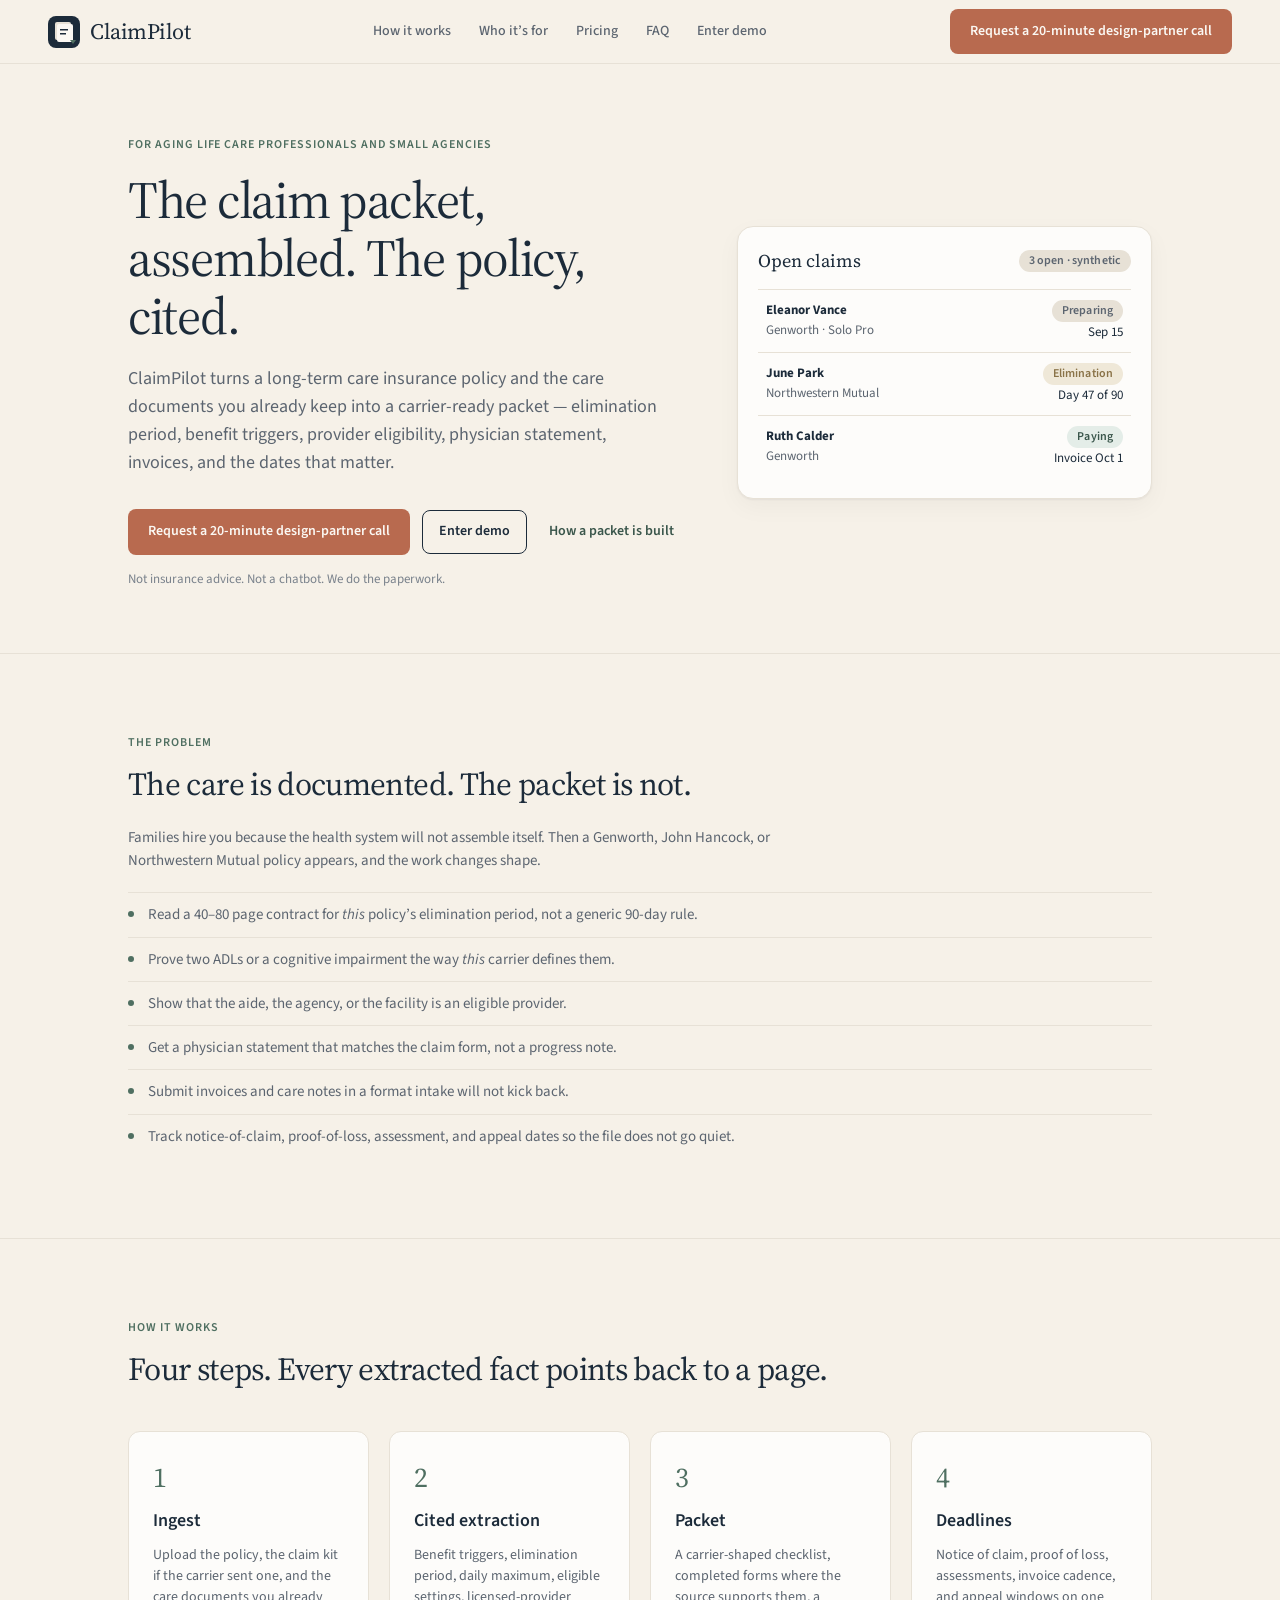
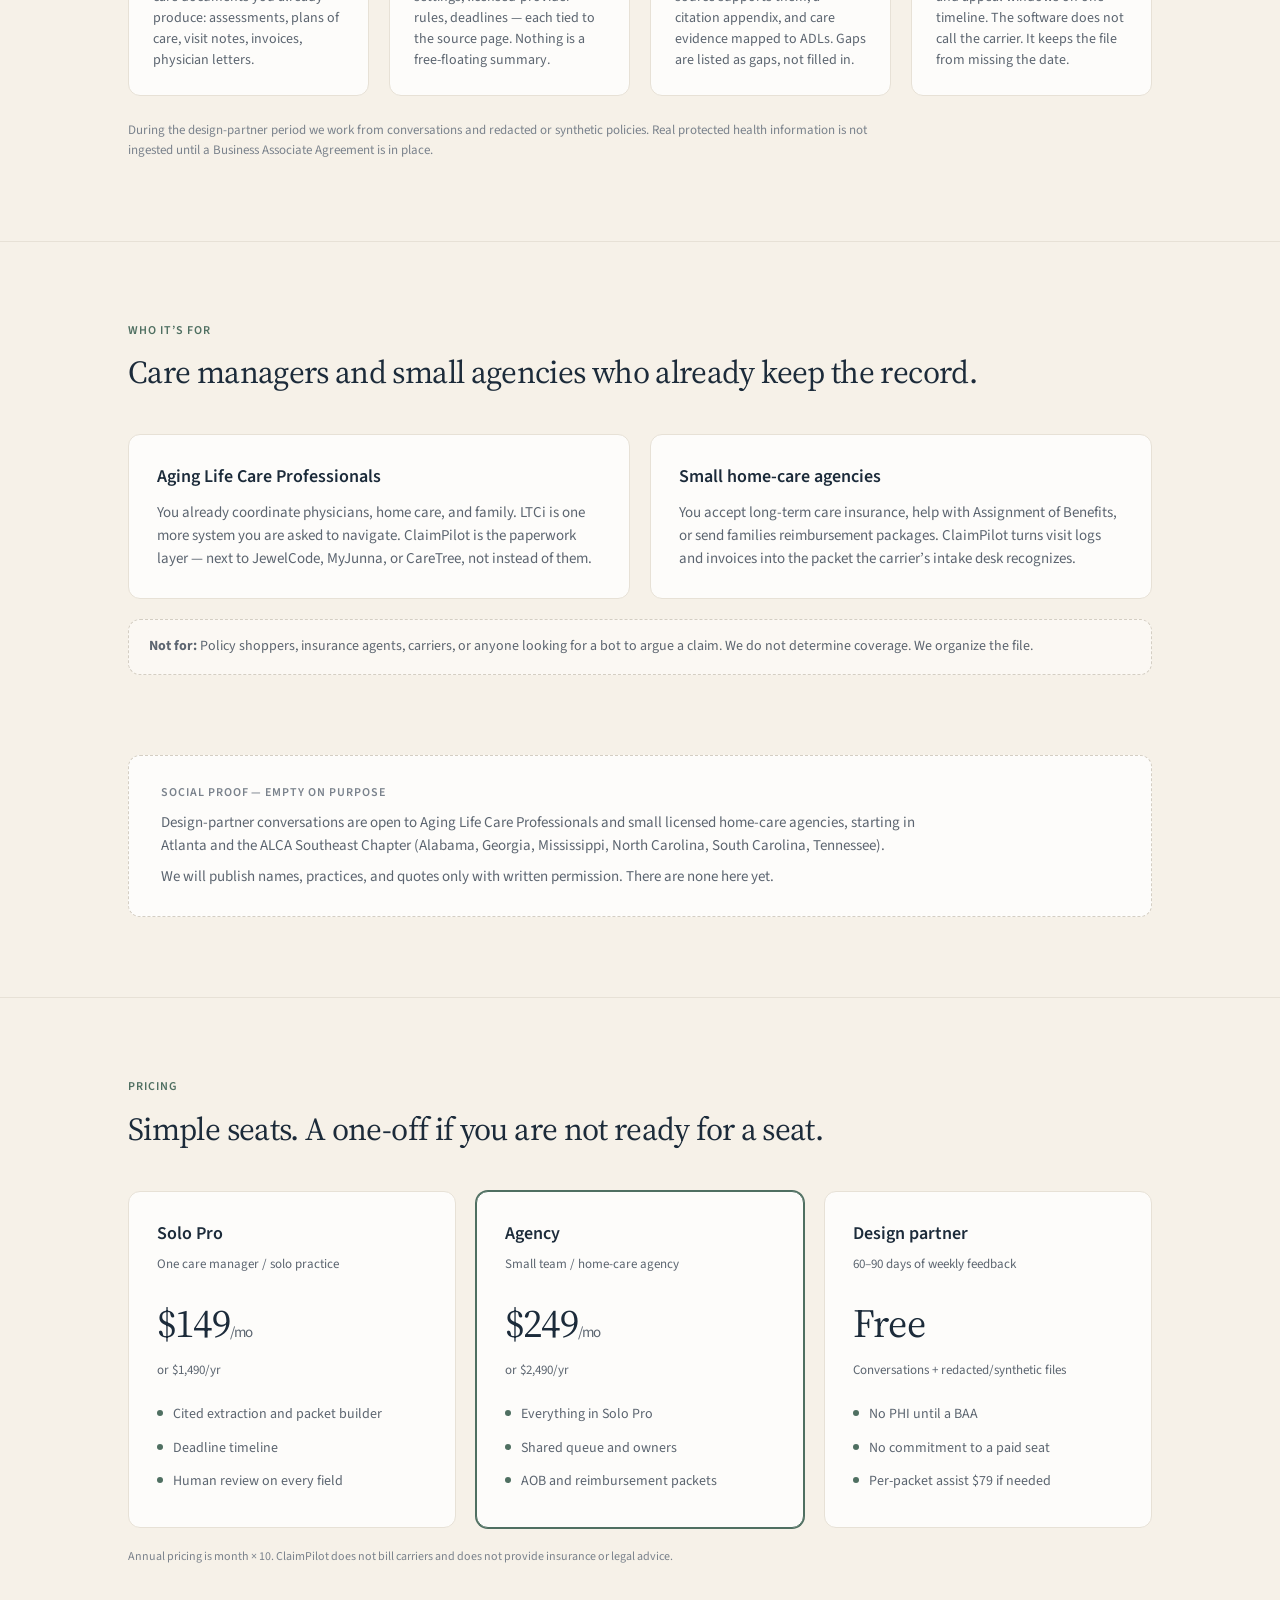
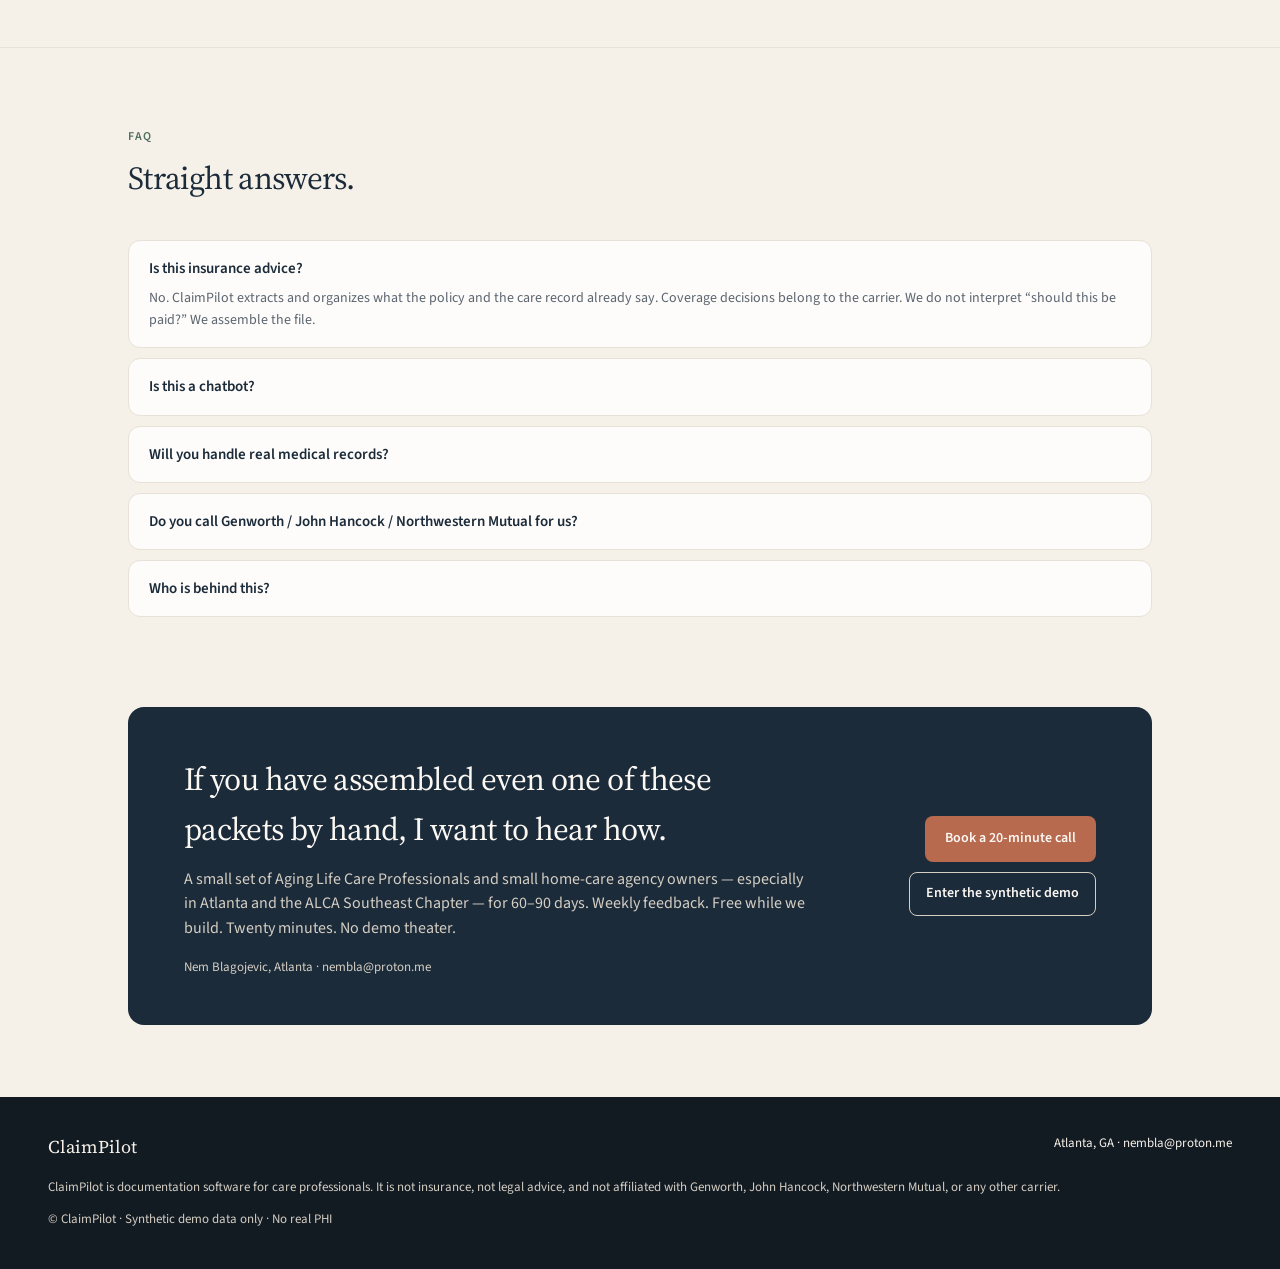
<file: index.html>
<!DOCTYPE html>
<html lang="en">
<head>
<meta charset="utf-8" />
<meta name="viewport" content="width=device-width, initial-scale=1" />
<title>ClaimPilot — Carrier-ready LTCi claim packets for care managers and small agencies</title>
<meta name="description" content="Turn the policy and the care record you already have into a cited claim packet. For Aging Life Care Professionals and small home-care agencies. Design partners welcome." />
<link rel="icon" href="assets/favicon.svg" />
<link rel="stylesheet" href="css/shared.css" />
<link rel="stylesheet" href="css/landing.css" />
</head>
<body>
<header class="site-header">
  <div class="lockup">
    <img src="assets/mark.svg" width="32" height="32" alt="" />
    <span class="word">ClaimPilot</span>
  </div>
  <nav id="nav">
    <a href="#how">How it works</a>
    <a href="#who">Who it’s for</a>
    <a href="#pricing">Pricing</a>
    <a href="#faq">FAQ</a>
    <a href="app/dashboard.html">Enter demo</a>
  </nav>
  <a class="btn btn-clay nav-cta" href="mailto:nembla@proton.me?subject=ClaimPilot%20design-partner%20call">Request a 20-minute design-partner call</a>
  <button class="menu-btn" type="button" onclick="document.getElementById('nav').classList.toggle('open')" aria-label="Menu">Menu</button>
</header>

<div class="wrap">
<section class="hero">
  <div>
    <div class="kicker">For Aging Life Care Professionals and small agencies</div>
    <h1>The claim packet,<br>assembled. The policy,<br>cited.</h1>
    <p class="sub">ClaimPilot turns a long-term care insurance policy and the care documents you already keep into a carrier-ready packet — elimination period, benefit triggers, provider eligibility, physician statement, invoices, and the dates that matter.</p>
    <div class="cta-row">
      <a class="btn btn-clay" href="mailto:nembla@proton.me?subject=ClaimPilot%20design-partner%20call">Request a 20-minute design-partner call</a>
      <a class="btn btn-ghost" href="app/dashboard.html">Enter demo</a>
      <a class="btn btn-quiet" href="#how">How a packet is built</a>
    </div>
    <p class="mantra">Not insurance advice. Not a chatbot. We do the paperwork.</p>
  </div>
  <div class="hero-card">
    <div class="bar">
      <h3>Open claims</h3>
      <span class="chip preparing">3 open · synthetic</span>
    </div>
    <table class="mini">
      <tr><td><strong>Eleanor Vance</strong><br><span style="color:var(--slate)">Genworth · Solo Pro</span></td><td><span class="chip preparing">Preparing</span><br>Sep 15</td></tr>
      <tr><td><strong>June Park</strong><br><span style="color:var(--slate)">Northwestern Mutual</span></td><td><span class="chip elimination">Elimination</span><br>Day 47 of 90</td></tr>
      <tr><td><strong>Ruth Calder</strong><br><span style="color:var(--slate)">Genworth</span></td><td><span class="chip paying">Paying</span><br>Invoice Oct 1</td></tr>
    </table>
  </div>
</section>
</div>

<section class="section" id="problem">
  <div class="wrap">
    <div class="kicker">The problem</div>
    <h2>The care is documented. The packet is not.</h2>
    <p style="color:var(--slate);max-width:720px;margin-top:-20px;margin-bottom:8px">Families hire you because the health system will not assemble itself. Then a Genworth, John Hancock, or Northwestern Mutual policy appears, and the work changes shape.</p>
    <ul class="problem-list">
      <li>Read a 40–80 page contract for <em>this</em> policy’s elimination period, not a generic 90-day rule.</li>
      <li>Prove two ADLs or a cognitive impairment the way <em>this</em> carrier defines them.</li>
      <li>Show that the aide, the agency, or the facility is an eligible provider.</li>
      <li>Get a physician statement that matches the claim form, not a progress note.</li>
      <li>Submit invoices and care notes in a format intake will not kick back.</li>
      <li>Track notice-of-claim, proof-of-loss, assessment, and appeal dates so the file does not go quiet.</li>
    </ul>
  </div>
</section>

<section class="section" id="how">
  <div class="wrap">
    <div class="kicker">How it works</div>
    <h2>Four steps. Every extracted fact points back to a page.</h2>
    <div class="grid4">
      <article class="step"><div class="num">1</div><h3>Ingest</h3><p>Upload the policy, the claim kit if the carrier sent one, and the care documents you already produce: assessments, plans of care, visit notes, invoices, physician letters.</p></article>
      <article class="step"><div class="num">2</div><h3>Cited extraction</h3><p>Benefit triggers, elimination period, daily maximum, eligible settings, licensed-provider rules, deadlines — each tied to the source page. Nothing is a free-floating summary.</p></article>
      <article class="step"><div class="num">3</div><h3>Packet</h3><p>A carrier-shaped checklist, completed forms where the source supports them, a citation appendix, and care evidence mapped to ADLs. Gaps are listed as gaps, not filled in.</p></article>
      <article class="step"><div class="num">4</div><h3>Deadlines</h3><p>Notice of claim, proof of loss, assessments, invoice cadence, and appeal windows on one timeline. The software does not call the carrier. It keeps the file from missing the date.</p></article>
    </div>
    <p class="caption">During the design-partner period we work from conversations and redacted or synthetic policies. Real protected health information is not ingested until a Business Associate Agreement is in place.</p>
  </div>
</section>

<section class="section" id="who">
  <div class="wrap">
    <div class="kicker">Who it’s for</div>
    <h2>Care managers and small agencies who already keep the record.</h2>
    <div class="who-grid">
      <article class="who-card">
        <h3>Aging Life Care Professionals</h3>
        <p>You already coordinate physicians, home care, and family. LTCi is one more system you are asked to navigate. ClaimPilot is the paperwork layer — next to JewelCode, MyJunna, or CareTree, not instead of them.</p>
      </article>
      <article class="who-card">
        <h3>Small home-care agencies</h3>
        <p>You accept long-term care insurance, help with Assignment of Benefits, or send families reimbursement packages. ClaimPilot turns visit logs and invoices into the packet the carrier’s intake desk recognizes.</p>
      </article>
    </div>
    <div class="not-for"><strong>Not for:</strong> Policy shoppers, insurance agents, carriers, or anyone looking for a bot to argue a claim. We do not determine coverage. We organize the file.</div>
  </div>
</section>

<section class="section" style="border-top:0;padding-top:0">
  <div class="wrap">
    <aside class="proof">
      <div class="label">Social proof — empty on purpose</div>
      <p>Design-partner conversations are open to Aging Life Care Professionals and small licensed home-care agencies, starting in Atlanta and the ALCA Southeast Chapter (Alabama, Georgia, Mississippi, North Carolina, South Carolina, Tennessee).</p>
      <p style="margin-top:8px">We will publish names, practices, and quotes only with written permission. There are none here yet.</p>
    </aside>
  </div>
</section>

<section class="section" id="pricing">
  <div class="wrap">
    <div class="kicker">Pricing</div>
    <h2>Simple seats. A one-off if you are not ready for a seat.</h2>
    <div class="plans">
      <article class="plan">
        <h3>Solo Pro</h3>
        <div class="who">One care manager / solo practice</div>
        <div class="price">$149<span>/mo</span></div>
        <div class="who">or $1,490/yr</div>
        <ul>
          <li>Cited extraction and packet builder</li>
          <li>Deadline timeline</li>
          <li>Human review on every field</li>
        </ul>
      </article>
      <article class="plan featured">
        <h3>Agency</h3>
        <div class="who">Small team / home-care agency</div>
        <div class="price">$249<span>/mo</span></div>
        <div class="who">or $2,490/yr</div>
        <ul>
          <li>Everything in Solo Pro</li>
          <li>Shared queue and owners</li>
          <li>AOB and reimbursement packets</li>
        </ul>
      </article>
      <article class="plan">
        <h3>Design partner</h3>
        <div class="who">60–90 days of weekly feedback</div>
        <div class="price">Free</div>
        <div class="who">Conversations + redacted/synthetic files</div>
        <ul>
          <li>No PHI until a BAA</li>
          <li>No commitment to a paid seat</li>
          <li>Per-packet assist $79 if needed</li>
        </ul>
      </article>
    </div>
    <p class="fine">Annual pricing is month × 10. ClaimPilot does not bill carriers and does not provide insurance or legal advice.</p>
  </div>
</section>

<section class="section" id="faq">
  <div class="wrap">
    <div class="kicker">FAQ</div>
    <h2>Straight answers.</h2>
    <div class="faq">
      <details open><summary>Is this insurance advice?</summary><p>No. ClaimPilot extracts and organizes what the policy and the care record already say. Coverage decisions belong to the carrier. We do not interpret “should this be paid?” We assemble the file.</p></details>
      <details><summary>Is this a chatbot?</summary><p>No. There is no conversational agent talking to families or to carriers. The product is ingest → cited extraction → packet → deadlines.</p></details>
      <details><summary>Will you handle real medical records?</summary><p>Not until a Business Associate Agreement is signed. Design-partner work starts with conversation and with redacted or synthetic policies.</p></details>
      <details><summary>Do you call Genworth / John Hancock / Northwestern Mutual for us?</summary><p>No. We produce the packet those calls are about.</p></details>
      <details><summary>Who is behind this?</summary><p>Nemanja (Nem) Blagojevic. Solo founder, based in Atlanta. Email: nembla@proton.me.</p></details>
    </div>
  </div>
</section>

<div class="wrap">
<section class="cta-band" id="partner">
  <div>
    <h2>If you have assembled even one of these packets by hand, I want to hear how.</h2>
    <p>A small set of Aging Life Care Professionals and small home-care agency owners — especially in Atlanta and the ALCA Southeast Chapter — for 60–90 days. Weekly feedback. Free while we build. Twenty minutes. No demo theater.</p>
    <p class="meta">Nem Blagojevic, Atlanta · nembla@proton.me</p>
  </div>
  <div class="actions">
    <a class="btn btn-clay" href="mailto:nembla@proton.me?subject=ClaimPilot%20design-partner%20call">Book a 20-minute call</a>
    <a class="btn btn-ghost" style="border-color:#D4CEC3;color:var(--paper-bright)" href="app/dashboard.html">Enter the synthetic demo</a>
  </div>
</section>
</div>

<footer class="site-footer">
  <div class="top"><strong>ClaimPilot</strong><span>Atlanta, GA · nembla@proton.me</span></div>
  ClaimPilot is documentation software for care professionals. It is not insurance, not legal advice, and not affiliated with Genworth, John Hancock, Northwestern Mutual, or any other carrier.
  <div style="margin-top:12px">© ClaimPilot · Synthetic demo data only · No real PHI</div>
</footer>
</body>
</html>
</file>
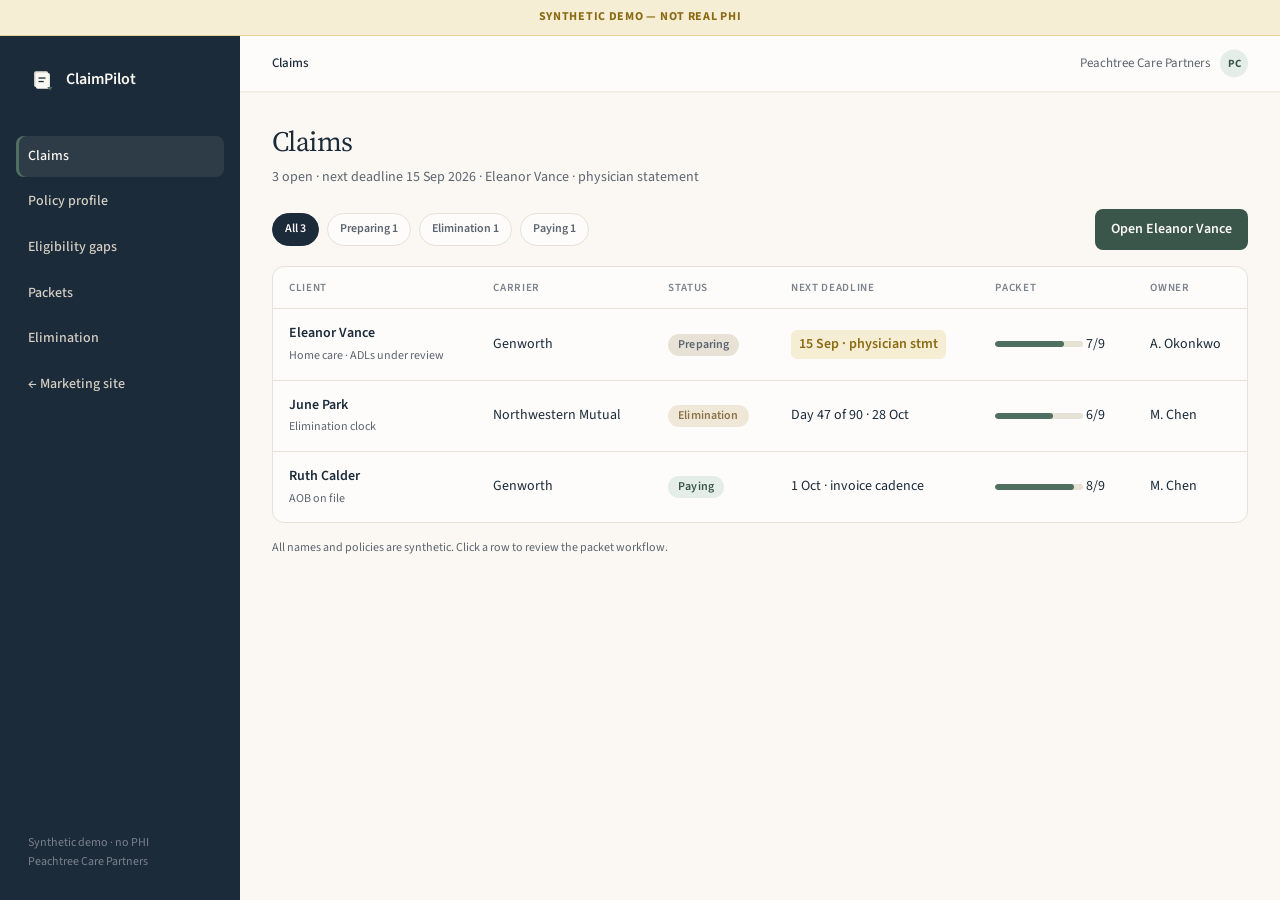
<file: app/dashboard.html>
<!DOCTYPE html>
<html lang="en">
<head>
<meta charset="utf-8" />
<meta name="viewport" content="width=device-width, initial-scale=1" />
<title>ClaimPilot — Claims dashboard</title>
<link rel="icon" href="../assets/favicon.svg" />
<link rel="stylesheet" href="../css/shared.css" />
<link rel="stylesheet" href="../css/app.css" />
</head>
<body class="app-body">
<div class="demo-banner">Synthetic demo — not real PHI</div>
<div class="side-backdrop" id="backdrop" onclick="closeSide()"></div>
<div class="app">
  <aside class="side" id="side">
    <a class="lockup" href="../index.html">
      <img src="../assets/mark.svg" width="28" height="28" alt="" />
      <span class="word ui">ClaimPilot</span>
    </a>
    <nav>
      <a class="active" href="dashboard.html">Claims</a>
      <a class="" href="policy.html">Policy profile</a>
      <a class="" href="eligibility.html">Eligibility gaps</a>
      <a class="" href="packet.html">Packets</a>
      <a class="" href="elimination.html">Elimination</a>
      <a href="../index.html">← Marketing site</a>
    </nav>
    <div class="foot">Synthetic demo · no PHI<br>Peachtree Care Partners</div>
  </aside>
  <section class="main">
    <div class="top">
      <div style="display:flex;align-items:center">
        <button class="side-toggle" type="button" onclick="openSide()">Menu</button>
        <div class="crumb">Claims</div>
      </div>
      <div class="who">Peachtree Care Partners <div class="avatar">PC</div></div>
    </div>
    <div class="content">
      <h1>Claims</h1>
      <p class="lede">3 open · next deadline 15 Sep 2026 · Eleanor Vance · physician statement</p>
      <div class="toolbar">
        <span class="filter on">All 3</span>
        <span class="filter">Preparing 1</span>
        <span class="filter">Elimination 1</span>
        <span class="filter">Paying 1</span>
        <span style="margin-left:auto"><a class="btn btn-sage" href="policy.html">Open Eleanor Vance</a></span>
      </div>
      <div class="card">
        <table class="grid">
          <thead>
            <tr><th>Client</th><th>Carrier</th><th>Status</th><th>Next deadline</th><th>Packet</th><th>Owner</th></tr>
          </thead>
          <tbody>
            <tr class="clickable" onclick="location.href='policy.html'">
              <td><div class="name">Eleanor Vance</div><div class="meta">Home care · ADLs under review</div></td>
              <td>Genworth</td>
              <td><span class="chip preparing">Preparing</span></td>
              <td><span class="due warn">15 Sep · physician stmt</span></td>
              <td><span class="bar"><i style="width:78%"></i></span> 7/9</td>
              <td>A. Okonkwo</td>
            </tr>
            <tr class="clickable" onclick="location.href='elimination.html'">
              <td><div class="name">June Park</div><div class="meta">Elimination clock</div></td>
              <td>Northwestern Mutual</td>
              <td><span class="chip elimination">Elimination</span></td>
              <td>Day 47 of 90 · 28 Oct</td>
              <td><span class="bar"><i style="width:66%"></i></span> 6/9</td>
              <td>M. Chen</td>
            </tr>
            <tr class="clickable" onclick="location.href='packet.html'">
              <td><div class="name">Ruth Calder</div><div class="meta">AOB on file</div></td>
              <td>Genworth</td>
              <td><span class="chip paying">Paying</span></td>
              <td>1 Oct · invoice cadence</td>
              <td><span class="bar"><i style="width:89%"></i></span> 8/9</td>
              <td>M. Chen</td>
            </tr>
          </tbody>
        </table>
      </div>
      <p class="meta" style="margin-top:16px">All names and policies are synthetic. Click a row to review the packet workflow.</p>
    </div>
  </section>
</div>
<script>
function openSide(){document.getElementById('side').classList.add('open');document.getElementById('backdrop').classList.add('show')}
function closeSide(){document.getElementById('side').classList.remove('open');document.getElementById('backdrop').classList.remove('show')}
document.querySelectorAll('.btn-sage.confirm-btn').forEach(btn=>{
  btn.addEventListener('click',()=>{
    const row=btn.closest('.field');
    if(!row) return;
    row.classList.remove('low'); row.classList.add('confirmed');
    const chip=row.querySelector('.chip');
    if(chip){chip.className='chip high';chip.textContent='Confirmed'}
    btn.textContent='Confirmed'; btn.disabled=true;
  });
});
</script>
</body>
</html>
</file>
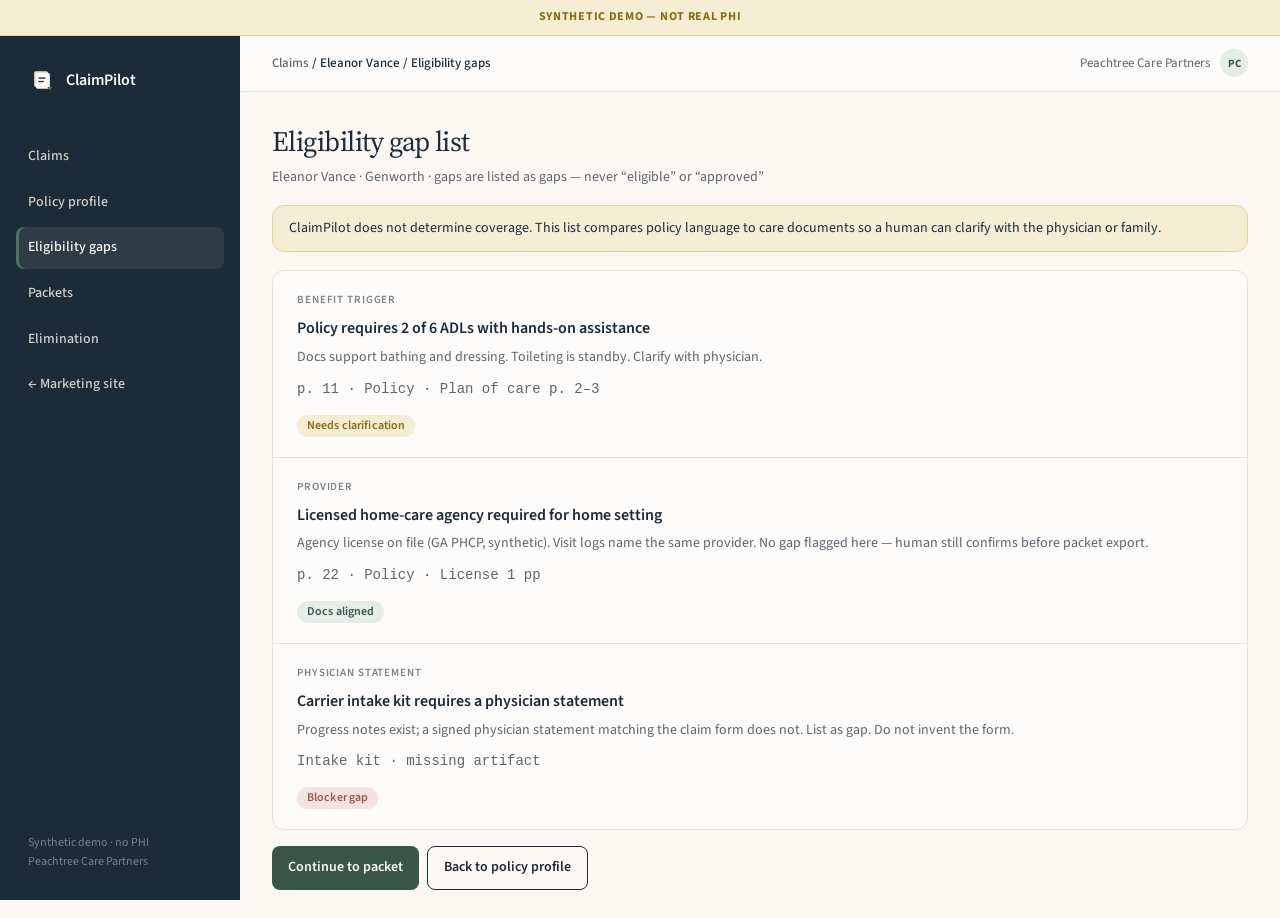
<file: app/eligibility.html>
<!DOCTYPE html>
<html lang="en">
<head>
<meta charset="utf-8" />
<meta name="viewport" content="width=device-width, initial-scale=1" />
<title>ClaimPilot — Eligibility gaps</title>
<link rel="icon" href="../assets/favicon.svg" />
<link rel="stylesheet" href="../css/shared.css" />
<link rel="stylesheet" href="../css/app.css" />
</head>
<body class="app-body">
<div class="demo-banner">Synthetic demo — not real PHI</div>
<div class="side-backdrop" id="backdrop" onclick="closeSide()"></div>
<div class="app">
  <aside class="side" id="side">
    <a class="lockup" href="../index.html">
      <img src="../assets/mark.svg" width="28" height="28" alt="" />
      <span class="word ui">ClaimPilot</span>
    </a>
    <nav>
      <a class="" href="dashboard.html">Claims</a>
      <a class="" href="policy.html">Policy profile</a>
      <a class="active" href="eligibility.html">Eligibility gaps</a>
      <a class="" href="packet.html">Packets</a>
      <a class="" href="elimination.html">Elimination</a>
      <a href="../index.html">← Marketing site</a>
    </nav>
    <div class="foot">Synthetic demo · no PHI<br>Peachtree Care Partners</div>
  </aside>
  <section class="main">
    <div class="top">
      <div style="display:flex;align-items:center">
        <button class="side-toggle" type="button" onclick="openSide()">Menu</button>
        <div class="crumb"><a href="dashboard.html">Claims</a> / Eleanor Vance / Eligibility gaps</div>
      </div>
      <div class="who">Peachtree Care Partners <div class="avatar">PC</div></div>
    </div>
    <div class="content">
      <h1>Eligibility gap list</h1>
      <p class="lede">Eleanor Vance · Genworth · gaps are listed as gaps — never “eligible” or “approved”</p>
      <div class="banner flag">
        <span>ClaimPilot does not determine coverage. This list compares policy language to care documents so a human can clarify with the physician or family.</span>
      </div>
      <div class="card">
        <div class="gap-card">
          <div class="section-label" style="font-size:11px;font-weight:600;letter-spacing:.08em;text-transform:uppercase;color:var(--slate-soft);margin-bottom:8px">Benefit trigger</div>
          <h3>Policy requires 2 of 6 ADLs with hands-on assistance</h3>
          <p>Docs support bathing and dressing. Toileting is standby. Clarify with physician.</p>
          <p class="mono" style="margin-top:10px">p. 11 · Policy · Plan of care p. 2–3</p>
          <div style="margin-top:12px"><span class="chip flag">Needs clarification</span></div>
        </div>
        <div class="gap-card">
          <div class="section-label" style="font-size:11px;font-weight:600;letter-spacing:.08em;text-transform:uppercase;color:var(--slate-soft);margin-bottom:8px">Provider</div>
          <h3>Licensed home-care agency required for home setting</h3>
          <p>Agency license on file (GA PHCP, synthetic). Visit logs name the same provider. No gap flagged here — human still confirms before packet export.</p>
          <p class="mono" style="margin-top:10px">p. 22 · Policy · License 1 pp</p>
          <div style="margin-top:12px"><span class="chip high">Docs aligned</span></div>
        </div>
        <div class="gap-card">
          <div class="section-label" style="font-size:11px;font-weight:600;letter-spacing:.08em;text-transform:uppercase;color:var(--slate-soft);margin-bottom:8px">Physician statement</div>
          <h3>Carrier intake kit requires a physician statement</h3>
          <p>Progress notes exist; a signed physician statement matching the claim form does not. List as gap. Do not invent the form.</p>
          <p class="mono" style="margin-top:10px">Intake kit · missing artifact</p>
          <div style="margin-top:12px"><span class="chip stalled">Blocker gap</span></div>
        </div>
      </div>
      <div style="margin-top:16px;display:flex;gap:8px;flex-wrap:wrap">
        <a class="btn btn-sage" href="packet.html">Continue to packet</a>
        <a class="btn btn-ghost" href="policy.html">Back to policy profile</a>
      </div>
    </div>
  </section>
</div>
<script>
function openSide(){document.getElementById('side').classList.add('open');document.getElementById('backdrop').classList.add('show')}
function closeSide(){document.getElementById('side').classList.remove('open');document.getElementById('backdrop').classList.remove('show')}
document.querySelectorAll('.btn-sage.confirm-btn').forEach(btn=>{
  btn.addEventListener('click',()=>{
    const row=btn.closest('.field');
    if(!row) return;
    row.classList.remove('low'); row.classList.add('confirmed');
    const chip=row.querySelector('.chip');
    if(chip){chip.className='chip high';chip.textContent='Confirmed'}
    btn.textContent='Confirmed'; btn.disabled=true;
  });
});
</script>
</body>
</html>
</file>
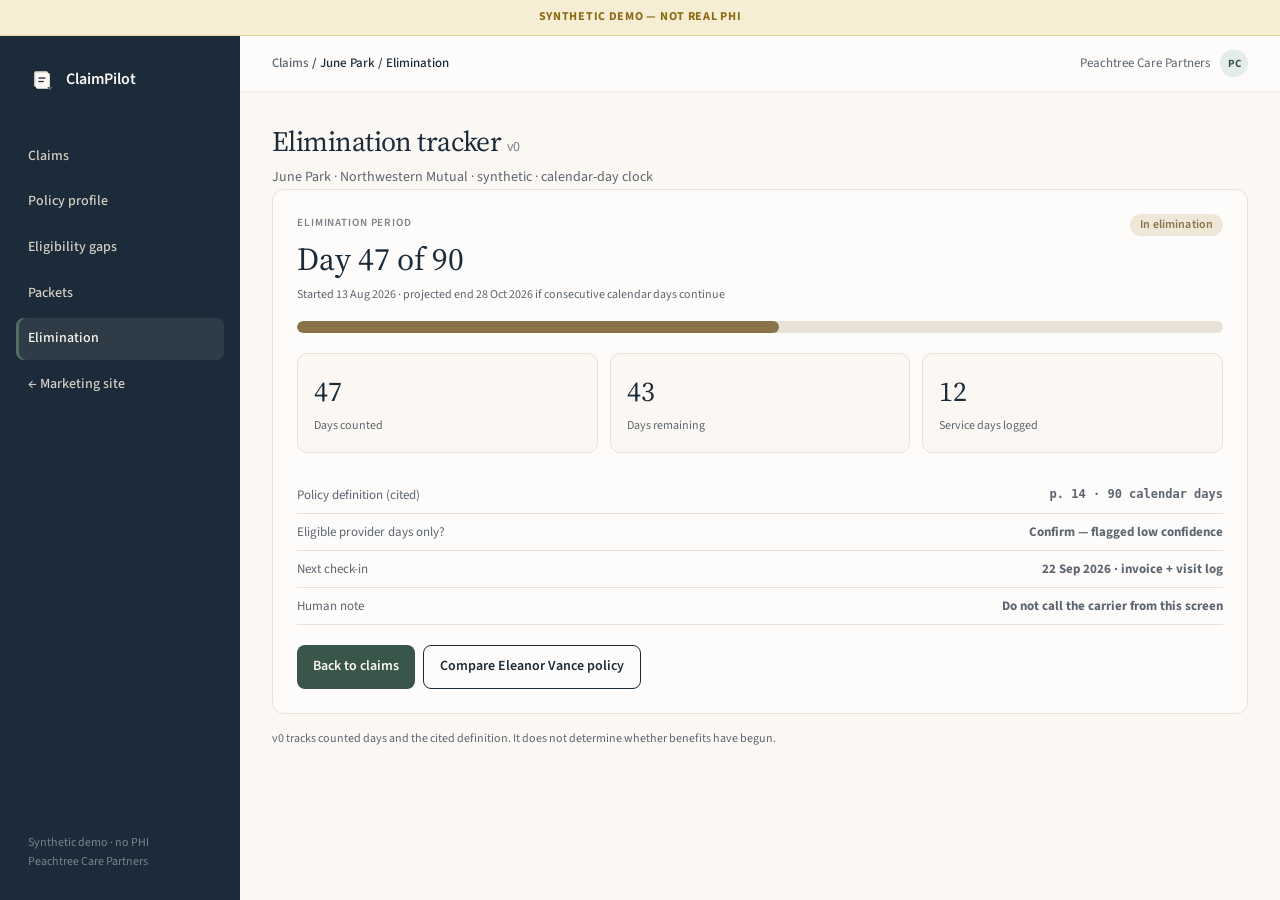
<file: app/elimination.html>
<!DOCTYPE html>
<html lang="en">
<head>
<meta charset="utf-8" />
<meta name="viewport" content="width=device-width, initial-scale=1" />
<title>ClaimPilot — Elimination tracker</title>
<link rel="icon" href="../assets/favicon.svg" />
<link rel="stylesheet" href="../css/shared.css" />
<link rel="stylesheet" href="../css/app.css" />
</head>
<body class="app-body">
<div class="demo-banner">Synthetic demo — not real PHI</div>
<div class="side-backdrop" id="backdrop" onclick="closeSide()"></div>
<div class="app">
  <aside class="side" id="side">
    <a class="lockup" href="../index.html">
      <img src="../assets/mark.svg" width="28" height="28" alt="" />
      <span class="word ui">ClaimPilot</span>
    </a>
    <nav>
      <a class="" href="dashboard.html">Claims</a>
      <a class="" href="policy.html">Policy profile</a>
      <a class="" href="eligibility.html">Eligibility gaps</a>
      <a class="" href="packet.html">Packets</a>
      <a class="active" href="elimination.html">Elimination</a>
      <a href="../index.html">← Marketing site</a>
    </nav>
    <div class="foot">Synthetic demo · no PHI<br>Peachtree Care Partners</div>
  </aside>
  <section class="main">
    <div class="top">
      <div style="display:flex;align-items:center">
        <button class="side-toggle" type="button" onclick="openSide()">Menu</button>
        <div class="crumb"><a href="dashboard.html">Claims</a> / June Park / Elimination</div>
      </div>
      <div class="who">Peachtree Care Partners <div class="avatar">PC</div></div>
    </div>
    <div class="content">
      <h1>Elimination tracker <span style="font-size:14px;color:var(--slate-soft);font-family:var(--sans)">v0</span></h1>
      <p class="lede">June Park · Northwestern Mutual · synthetic · calendar-day clock</p>
      <div class="card tracker">
        <div style="display:flex;justify-content:space-between;align-items:flex-start;flex-wrap:wrap;gap:12px">
          <div>
            <div style="font-size:11px;font-weight:600;letter-spacing:.08em;text-transform:uppercase;color:var(--slate-soft)">Elimination period</div>
            <div style="font-family:var(--serif);font-size:32px;margin-top:4px">Day 47 of 90</div>
            <p class="meta">Started 13 Aug 2026 · projected end 28 Oct 2026 if consecutive calendar days continue</p>
          </div>
          <span class="chip elimination">In elimination</span>
        </div>
        <div class="track-bar"><i style="width:52%"></i></div>
        <div class="track-stats">
          <div class="stat"><div class="n">47</div><div class="l">Days counted</div></div>
          <div class="stat"><div class="n">43</div><div class="l">Days remaining</div></div>
          <div class="stat"><div class="n">12</div><div class="l">Service days logged</div></div>
        </div>
        <div class="dl" style="margin-top:24px">
          <div><span>Policy definition (cited)</span><strong class="mono">p. 14 · 90 calendar days</strong></div>
          <div><span>Eligible provider days only?</span><strong>Confirm — flagged low confidence</strong></div>
          <div><span>Next check-in</span><strong>22 Sep 2026 · invoice + visit log</strong></div>
          <div><span>Human note</span><strong>Do not call the carrier from this screen</strong></div>
        </div>
        <div style="margin-top:20px;display:flex;gap:8px;flex-wrap:wrap">
          <a class="btn btn-sage" href="dashboard.html">Back to claims</a>
          <a class="btn btn-ghost" href="policy.html">Compare Eleanor Vance policy</a>
        </div>
      </div>
      <p class="meta" style="margin-top:16px">v0 tracks counted days and the cited definition. It does not determine whether benefits have begun.</p>
    </div>
  </section>
</div>
<script>
function openSide(){document.getElementById('side').classList.add('open');document.getElementById('backdrop').classList.add('show')}
function closeSide(){document.getElementById('side').classList.remove('open');document.getElementById('backdrop').classList.remove('show')}
document.querySelectorAll('.btn-sage.confirm-btn').forEach(btn=>{
  btn.addEventListener('click',()=>{
    const row=btn.closest('.field');
    if(!row) return;
    row.classList.remove('low'); row.classList.add('confirmed');
    const chip=row.querySelector('.chip');
    if(chip){chip.className='chip high';chip.textContent='Confirmed'}
    btn.textContent='Confirmed'; btn.disabled=true;
  });
});
</script>
</body>
</html>
</file>
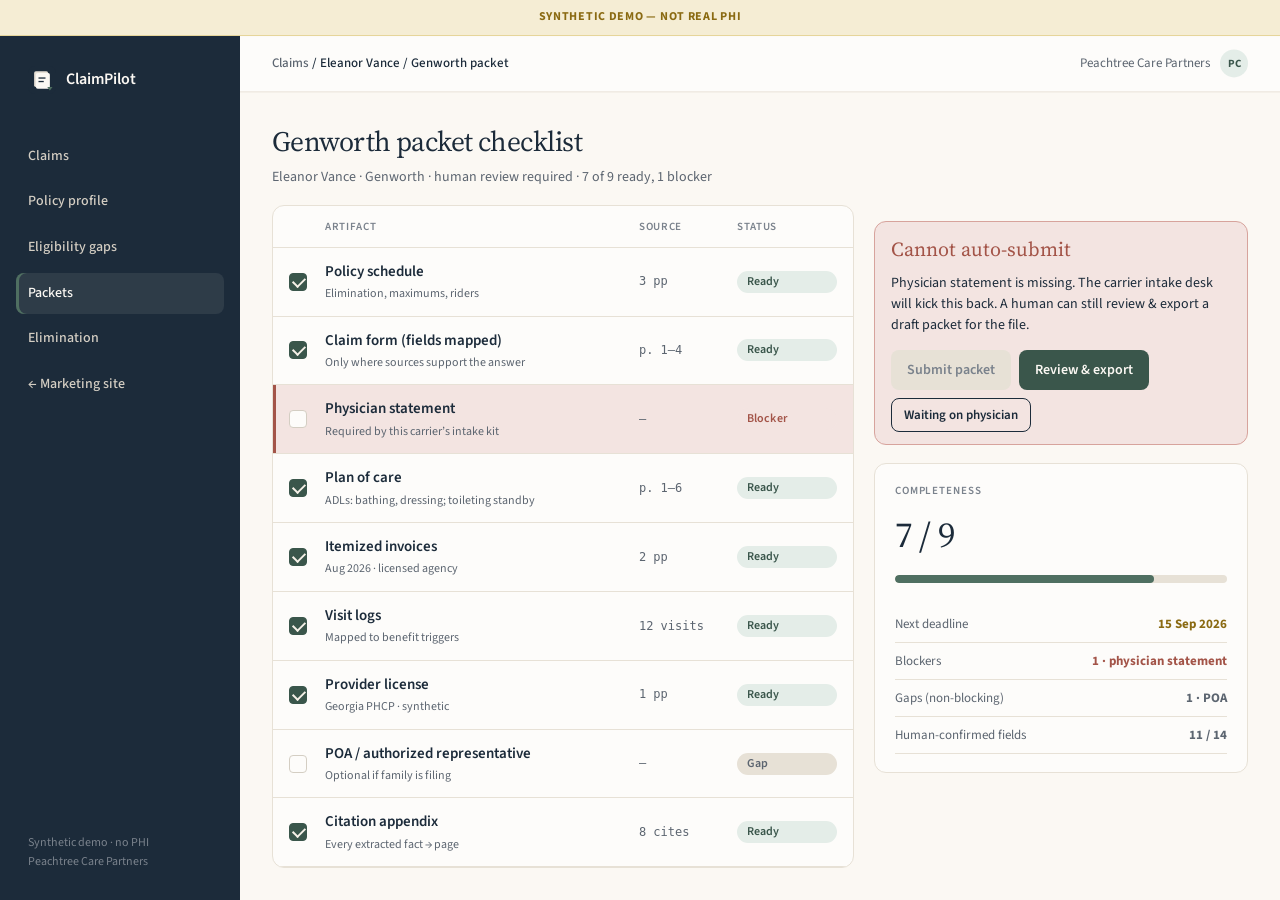
<file: app/packet.html>
<!DOCTYPE html>
<html lang="en">
<head>
<meta charset="utf-8" />
<meta name="viewport" content="width=device-width, initial-scale=1" />
<title>ClaimPilot — Carrier packet</title>
<link rel="icon" href="../assets/favicon.svg" />
<link rel="stylesheet" href="../css/shared.css" />
<link rel="stylesheet" href="../css/app.css" />
</head>
<body class="app-body">
<div class="demo-banner">Synthetic demo — not real PHI</div>
<div class="side-backdrop" id="backdrop" onclick="closeSide()"></div>
<div class="app">
  <aside class="side" id="side">
    <a class="lockup" href="../index.html">
      <img src="../assets/mark.svg" width="28" height="28" alt="" />
      <span class="word ui">ClaimPilot</span>
    </a>
    <nav>
      <a class="" href="dashboard.html">Claims</a>
      <a class="" href="policy.html">Policy profile</a>
      <a class="" href="eligibility.html">Eligibility gaps</a>
      <a class="active" href="packet.html">Packets</a>
      <a class="" href="elimination.html">Elimination</a>
      <a href="../index.html">← Marketing site</a>
    </nav>
    <div class="foot">Synthetic demo · no PHI<br>Peachtree Care Partners</div>
  </aside>
  <section class="main">
    <div class="top">
      <div style="display:flex;align-items:center">
        <button class="side-toggle" type="button" onclick="openSide()">Menu</button>
        <div class="crumb"><a href="dashboard.html">Claims</a> / Eleanor Vance / Genworth packet</div>
      </div>
      <div class="who">Peachtree Care Partners <div class="avatar">PC</div></div>
    </div>
    <div class="content">
      <h1>Genworth packet checklist</h1>
      <p class="lede">Eleanor Vance · Genworth · human review required · 7 of 9 ready, 1 blocker</p>
      <div class="split-packet">
        <div class="card">
          <div class="item head"><span></span><span>Artifact</span><span>Source</span><span>Status</span></div>
          <div class="item"><div class="check on"></div><div><div class="name">Policy schedule</div><div class="meta">Elimination, maximums, riders</div></div><span class="mono">3 pp</span><span class="chip paying">Ready</span></div>
          <div class="item"><div class="check on"></div><div><div class="name">Claim form (fields mapped)</div><div class="meta">Only where sources support the answer</div></div><span class="mono">p. 1–4</span><span class="chip paying">Ready</span></div>
          <div class="item blocker"><div class="check"></div><div><div class="name">Physician statement</div><div class="meta">Required by this carrier’s intake kit</div></div><span class="mono">—</span><span class="chip stalled">Blocker</span></div>
          <div class="item"><div class="check on"></div><div><div class="name">Plan of care</div><div class="meta">ADLs: bathing, dressing; toileting standby</div></div><span class="mono">p. 1–6</span><span class="chip paying">Ready</span></div>
          <div class="item"><div class="check on"></div><div><div class="name">Itemized invoices</div><div class="meta">Aug 2026 · licensed agency</div></div><span class="mono">2 pp</span><span class="chip paying">Ready</span></div>
          <div class="item"><div class="check on"></div><div><div class="name">Visit logs</div><div class="meta">Mapped to benefit triggers</div></div><span class="mono">12 visits</span><span class="chip paying">Ready</span></div>
          <div class="item"><div class="check on"></div><div><div class="name">Provider license</div><div class="meta">Georgia PHCP · synthetic</div></div><span class="mono">1 pp</span><span class="chip paying">Ready</span></div>
          <div class="item"><div class="check"></div><div><div class="name">POA / authorized representative</div><div class="meta">Optional if family is filing</div></div><span class="mono">—</span><span class="chip preparing">Gap</span></div>
          <div class="item"><div class="check on"></div><div><div class="name">Citation appendix</div><div class="meta">Every extracted fact → page</div></div><span class="mono">8 cites</span><span class="chip paying">Ready</span></div>
        </div>
        <aside>
          <div class="banner stalled" style="display:block">
            <h3 style="font-family:var(--serif);font-size:20px;font-weight:400;color:var(--stalled);margin-bottom:8px">Cannot auto-submit</h3>
            <p style="font-size:14px;line-height:1.5">Physician statement is missing. The carrier intake desk will kick this back. A human can still review &amp; export a draft packet for the file.</p>
            <div style="margin-top:14px;display:flex;gap:8px;flex-wrap:wrap">
              <button class="btn btn-disabled" type="button" disabled>Submit packet</button>
              <button class="btn btn-sage" type="button" id="exportBtn">Review &amp; export</button>
              <button class="btn btn-ghost btn-sm" type="button">Waiting on physician</button>
            </div>
          </div>
          <div class="card" style="margin-top:16px;padding:18px 20px;overflow:visible">
            <div style="font-size:11px;font-weight:600;letter-spacing:.08em;text-transform:uppercase;color:var(--slate-soft)">Completeness</div>
            <div class="complete">7 / 9</div>
            <div class="bar" style="width:100%;height:8px"><i style="width:78%"></i></div>
            <div class="dl">
              <div><span>Next deadline</span><strong style="color:#8A6A12">15 Sep 2026</strong></div>
              <div><span>Blockers</span><strong style="color:var(--stalled)">1 · physician statement</strong></div>
              <div><span>Gaps (non-blocking)</span><strong>1 · POA</strong></div>
              <div><span>Human-confirmed fields</span><strong>11 / 14</strong></div>
            </div>
          </div>
        </aside>
      </div>
      <div class="success-modal" id="exportModal" role="dialog" aria-modal="true">
        <div class="panel">
          <div class="chip paying">HITL export</div>
          <h2>Draft packet ready</h2>
          <p style="color:var(--slate);font-size:14px">Synthetic Genworth packet checklist exported for Eleanor Vance. No file left this browser in production — this is a demo success state.</p>
          <div style="margin-top:20px;display:flex;gap:8px;justify-content:center;flex-wrap:wrap">
            <button class="btn btn-sage" type="button" onclick="document.getElementById('exportModal').classList.remove('show')">Done</button>
            <a class="btn btn-ghost" href="elimination.html">View elimination tracker</a>
          </div>
        </div>
      </div>
    </div>
  </section>
</div>
<script>
function openSide(){document.getElementById('side').classList.add('open');document.getElementById('backdrop').classList.add('show')}
function closeSide(){document.getElementById('side').classList.remove('open');document.getElementById('backdrop').classList.remove('show')}
document.querySelectorAll('.btn-sage.confirm-btn').forEach(btn=>{
  btn.addEventListener('click',()=>{
    const row=btn.closest('.field');
    if(!row) return;
    row.classList.remove('low'); row.classList.add('confirmed');
    const chip=row.querySelector('.chip');
    if(chip){chip.className='chip high';chip.textContent='Confirmed'}
    btn.textContent='Confirmed'; btn.disabled=true;
  });
});
document.getElementById('exportBtn')?.addEventListener('click',()=>{
  document.getElementById('exportModal').classList.add('show');
  const blob=new Blob(["ClaimPilot synthetic packet export\nClient: Eleanor Vance\nCarrier: Genworth\nStatus: draft — physician statement missing\n"],{type:'text/plain'});
  const a=document.createElement('a'); a.href=URL.createObjectURL(blob); a.download='claimpilot-eleanor-vance-genworth-draft.txt'; a.click();
});
</script>
</body>
</html>
</file>
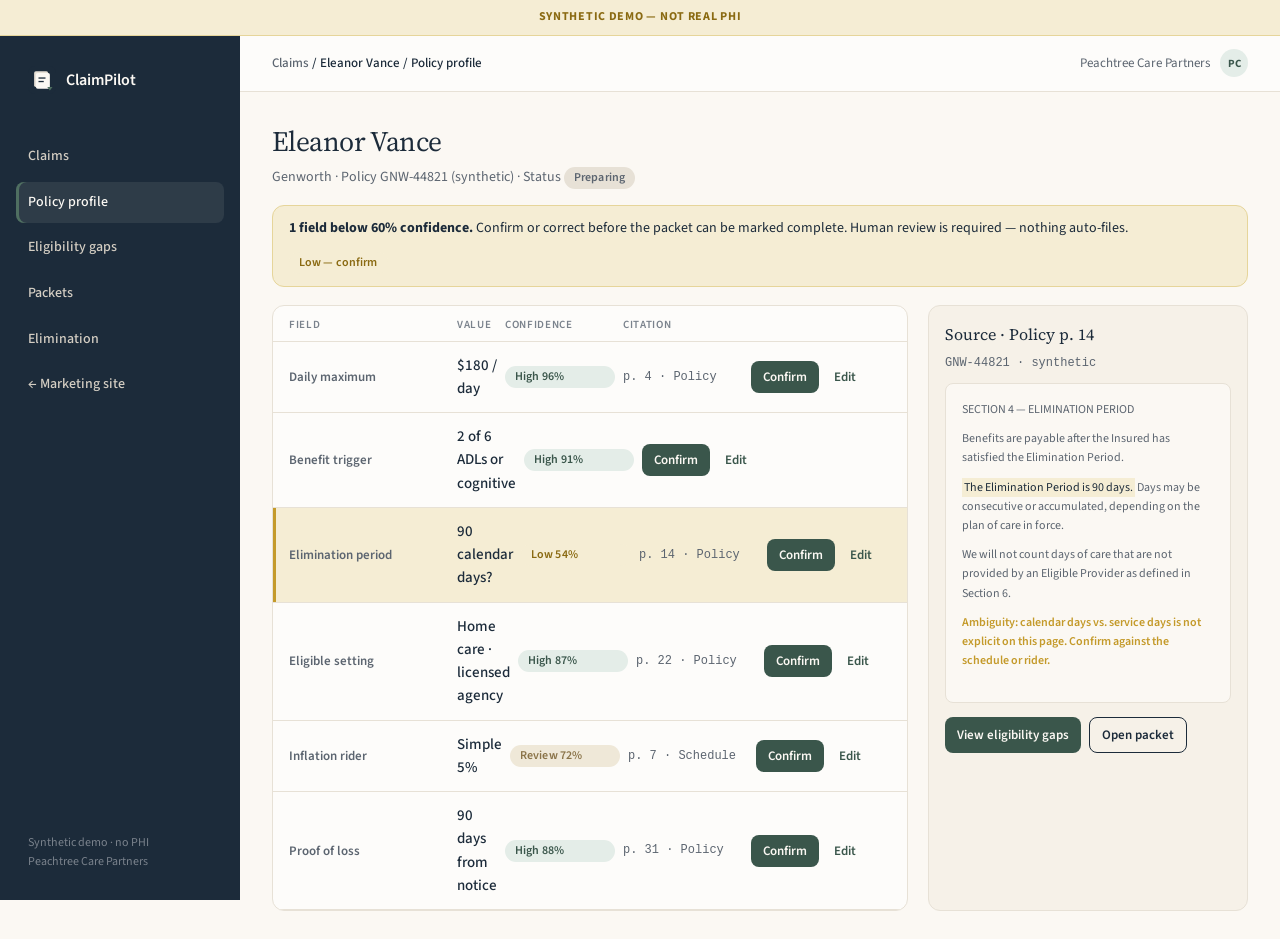
<file: app/policy.html>
<!DOCTYPE html>
<html lang="en">
<head>
<meta charset="utf-8" />
<meta name="viewport" content="width=device-width, initial-scale=1" />
<title>ClaimPilot — Policy profile</title>
<link rel="icon" href="../assets/favicon.svg" />
<link rel="stylesheet" href="../css/shared.css" />
<link rel="stylesheet" href="../css/app.css" />
</head>
<body class="app-body">
<div class="demo-banner">Synthetic demo — not real PHI</div>
<div class="side-backdrop" id="backdrop" onclick="closeSide()"></div>
<div class="app">
  <aside class="side" id="side">
    <a class="lockup" href="../index.html">
      <img src="../assets/mark.svg" width="28" height="28" alt="" />
      <span class="word ui">ClaimPilot</span>
    </a>
    <nav>
      <a class="" href="dashboard.html">Claims</a>
      <a class="active" href="policy.html">Policy profile</a>
      <a class="" href="eligibility.html">Eligibility gaps</a>
      <a class="" href="packet.html">Packets</a>
      <a class="" href="elimination.html">Elimination</a>
      <a href="../index.html">← Marketing site</a>
    </nav>
    <div class="foot">Synthetic demo · no PHI<br>Peachtree Care Partners</div>
  </aside>
  <section class="main">
    <div class="top">
      <div style="display:flex;align-items:center">
        <button class="side-toggle" type="button" onclick="openSide()">Menu</button>
        <div class="crumb"><a href="dashboard.html">Claims</a> / Eleanor Vance / Policy profile</div>
      </div>
      <div class="who">Peachtree Care Partners <div class="avatar">PC</div></div>
    </div>
    <div class="content">
      <h1>Eleanor Vance</h1>
      <p class="lede">Genworth · Policy GNW-44821 (synthetic) · Status <span class="chip preparing">Preparing</span></p>
      <div class="banner flag">
        <span><strong>1 field below 60% confidence.</strong> Confirm or correct before the packet can be marked complete. Human review is required — nothing auto-files.</span>
        <span class="chip flag">Low — confirm</span>
      </div>
      <div class="split">
        <div class="card">
          <div class="field head"><span>Field</span><span>Value</span><span>Confidence</span><span>Citation</span><span></span></div>
          <div class="field">
            <div class="label">Daily maximum</div>
            <div class="value">$180 / day</div>
            <span class="chip high">High 96%</span>
            <span class="mono">p. 4 · Policy</span>
            <div><button class="btn btn-sage btn-sm confirm-btn" type="button">Confirm</button> <button class="btn btn-quiet btn-sm" type="button">Edit</button></div>
          </div>
          <div class="field">
            <div class="label">Benefit trigger</div>
            <div class="value">2 of 6 ADLs or cognitive</div>
            <span class="chip high">High 91%</span>
            <div><button class="btn btn-sage btn-sm confirm-btn" type="button">Confirm</button> <button class="btn btn-quiet btn-sm" type="button">Edit</button></div>
          </div>
          <div class="field low">
            <div class="label">Elimination period</div>
            <div class="value">90 calendar days?</div>
            <span class="chip flag">Low 54%</span>
            <span class="mono">p. 14 · Policy</span>
            <div><button class="btn btn-sage btn-sm confirm-btn" type="button">Confirm</button> <button class="btn btn-quiet btn-sm" type="button">Edit</button></div>
          </div>
          <div class="field">
            <div class="label">Eligible setting</div>
            <div class="value">Home care · licensed agency</div>
            <span class="chip high">High 87%</span>
            <span class="mono">p. 22 · Policy</span>
            <div><button class="btn btn-sage btn-sm confirm-btn" type="button">Confirm</button> <button class="btn btn-quiet btn-sm" type="button">Edit</button></div>
          </div>
          <div class="field">
            <div class="label">Inflation rider</div>
            <div class="value">Simple 5%</div>
            <span class="chip review">Review 72%</span>
            <span class="mono">p. 7 · Schedule</span>
            <div><button class="btn btn-sage btn-sm confirm-btn" type="button">Confirm</button> <button class="btn btn-quiet btn-sm" type="button">Edit</button></div>
          </div>
          <div class="field">
            <div class="label">Proof of loss</div>
            <div class="value">90 days from notice</div>
            <span class="chip high">High 88%</span>
            <span class="mono">p. 31 · Policy</span>
            <div><button class="btn btn-sage btn-sm confirm-btn" type="button">Confirm</button> <button class="btn btn-quiet btn-sm" type="button">Edit</button></div>
          </div>
        </div>
        <aside class="src">
          <h3>Source · Policy p. 14</h3>
          <p class="mono" style="margin-bottom:10px">GNW-44821 · synthetic</p>
          <div class="page">
            <p>SECTION 4 — ELIMINATION PERIOD</p>
            <p style="margin-top:10px">Benefits are payable after the Insured has satisfied the Elimination Period.</p>
            <p style="margin-top:10px"><span class="hl">The Elimination Period is 90 days.</span> Days may be consecutive or accumulated, depending on the plan of care in force.</p>
            <p style="margin-top:10px">We will not count days of care that are not provided by an Eligible Provider as defined in Section 6.</p>
            <p style="margin-top:10px;color:var(--flag);font-weight:600">Ambiguity: calendar days vs. service days is not explicit on this page. Confirm against the schedule or rider.</p>
          </div>
          <div style="margin-top:14px;display:flex;gap:8px;flex-wrap:wrap">
            <a class="btn btn-sage btn-sm" href="eligibility.html">View eligibility gaps</a>
            <a class="btn btn-ghost btn-sm" href="packet.html">Open packet</a>
          </div>
        </aside>
      </div>
    </div>
  </section>
</div>
<script>
function openSide(){document.getElementById('side').classList.add('open');document.getElementById('backdrop').classList.add('show')}
function closeSide(){document.getElementById('side').classList.remove('open');document.getElementById('backdrop').classList.remove('show')}
document.querySelectorAll('.btn-sage.confirm-btn').forEach(btn=>{
  btn.addEventListener('click',()=>{
    const row=btn.closest('.field');
    if(!row) return;
    row.classList.remove('low'); row.classList.add('confirmed');
    const chip=row.querySelector('.chip');
    if(chip){chip.className='chip high';chip.textContent='Confirmed'}
    btn.textContent='Confirmed'; btn.disabled=true;
  });
});
</script>
</body>
</html>
</file>
<file: css/shared.css>
@import url('https://fonts.googleapis.com/css2?family=Source+Sans+3:wght@400;500;600;700&family=Source+Serif+4:opsz,wght@8..60,400;8..60,600&display=swap');
:root{
  --ink:#1C2B3A;--ink-deep:#121A22;--paper:#F6F1E8;--paper-bright:#FBF8F3;--white:#FDFCFA;
  --mist:#E7E1D6;--fog:#D4CEC3;--slate:#5C6570;--slate-soft:#7A828C;
  --sage:#4F6F61;--sage-deep:#3A564B;--sage-wash:#E4EDE8;
  --clay:#B86A4F;--clay-deep:#9A5640;--clay-wash:#F4E6DF;
  --flag:#C49A2A;--flag-wash:#F5EDD4;--stalled:#A35448;--stalled-wash:#F3E4E1;
  --submitted:#3D6B8A;--submitted-wash:#DCE8F0;--elimination:#8A7348;--elimination-wash:#EFE8D8;
  --serif:"Source Serif 4",Georgia,serif;--sans:"Source Sans 3",system-ui,sans-serif;
  --mono:ui-monospace,"SFMono-Regular",Menlo,Consolas,monospace;
  --shadow-paper:0 1px 2px rgba(18,26,34,.05),0 8px 24px rgba(18,26,34,.04);
}
*{box-sizing:border-box;margin:0;padding:0}
html{scroll-behavior:smooth}
body{background:var(--paper);color:var(--ink);font-family:var(--sans);font-size:15px;line-height:1.55}
img{display:block;max-width:100%}
a{color:inherit;text-decoration:none}
button{font-family:inherit;cursor:pointer}
button:disabled{cursor:not-allowed}
.lockup{display:flex;align-items:center;gap:10px}
.lockup .word{font-family:var(--serif);font-size:22px;letter-spacing:-.02em;font-weight:400}
.lockup .word.ui{font-family:var(--sans);font-size:16px;font-weight:600;letter-spacing:0;color:var(--paper-bright)}
.chip{display:inline-flex;align-items:center;gap:6px;font-size:12px;font-weight:600;line-height:1;padding:5px 10px;border-radius:999px;letter-spacing:.01em;white-space:nowrap}
.chip.preparing{color:var(--slate);background:var(--mist)}
.chip.submitted{color:var(--submitted);background:var(--submitted-wash)}
.chip.elimination{color:var(--elimination);background:var(--elimination-wash)}
.chip.paying{color:var(--sage-deep);background:var(--sage-wash)}
.chip.stalled{color:var(--stalled);background:var(--stalled-wash)}
.chip.flag{color:#8A6A12;background:var(--flag-wash)}
.chip.high{color:var(--sage-deep);background:var(--sage-wash)}
.chip.review{color:var(--elimination);background:var(--elimination-wash)}
.chip.gap{color:var(--slate);background:var(--mist)}
.btn{display:inline-flex;align-items:center;justify-content:center;gap:8px;border:0;border-radius:8px;font-size:14px;font-weight:600;padding:10px 16px;transition:background .15s}
.btn-sage{background:var(--sage-deep);color:var(--paper-bright)}.btn-sage:hover{background:#2f463d}
.btn-clay{background:var(--clay);color:var(--paper-bright);padding:12px 20px}.btn-clay:hover{background:var(--clay-deep)}
.btn-ghost{background:transparent;color:var(--ink);border:1px solid var(--ink)}.btn-ghost:hover{background:var(--mist)}
.btn-quiet{background:transparent;color:var(--sage-deep);padding:8px 10px}.btn-quiet:hover{background:var(--sage-wash)}
.btn-disabled,.btn:disabled{background:var(--mist);color:var(--slate-soft);border-color:var(--mist)}
.btn-sm{font-size:13px;padding:7px 12px}
.mono{font-family:var(--mono);font-size:12px;color:var(--slate)}
.kicker{font-size:12px;font-weight:600;letter-spacing:.08em;text-transform:uppercase;color:var(--sage)}
.demo-banner{background:var(--flag-wash);border-bottom:1px solid #E6D59A;color:#8A6A12;font-size:12px;font-weight:700;letter-spacing:.06em;text-transform:uppercase;text-align:center;padding:8px 16px}
</file>
<file: css/landing.css>
.site-header{height:64px;display:flex;align-items:center;justify-content:space-between;gap:16px;padding:0 48px;border-bottom:1px solid var(--mist);background:var(--paper);position:sticky;top:0;z-index:20}
.site-header nav{display:flex;gap:28px;font-size:14px;font-weight:500;color:var(--slate)}
.site-header nav a:hover{color:var(--ink)}
.menu-btn{display:none;background:none;border:1px solid var(--mist);border-radius:8px;padding:8px 12px;font-weight:600}
.wrap{width:min(1120px,100%);margin:0 auto;padding:0 48px}
.hero{padding:72px 0 64px;display:grid;grid-template-columns:1.15fr .85fr;gap:48px;align-items:center}
.hero .kicker{margin-bottom:16px}
.hero h1{font-family:var(--serif);font-size:clamp(36px,5vw,52px);font-weight:400;letter-spacing:-.025em;line-height:1.12}
.sub{margin-top:20px;font-size:18px;line-height:1.55;color:var(--slate);max-width:540px}
.cta-row{display:flex;flex-wrap:wrap;gap:12px;margin-top:32px;align-items:center}
.mantra{margin-top:14px;font-size:13px;color:var(--slate-soft)}
.hero-card{background:var(--white);border-radius:16px;box-shadow:var(--shadow-paper);padding:20px;border:1px solid var(--mist)}
.hero-card .bar{display:flex;justify-content:space-between;align-items:center;margin-bottom:14px}
.hero-card h3{font-family:var(--serif);font-size:18px;font-weight:400}
table.mini{width:100%;border-collapse:collapse;font-size:13px}
table.mini td{padding:10px 8px;border-top:1px solid var(--mist);vertical-align:top}
table.mini td:last-child{text-align:right}
.section{padding:80px 0;border-top:1px solid var(--mist)}
.section h2{font-family:var(--serif);font-size:clamp(26px,3vw,32px);font-weight:400;letter-spacing:-.02em;margin:8px 0 36px}
.grid4{display:grid;grid-template-columns:repeat(4,1fr);gap:20px}
.step{background:var(--white);border:1px solid var(--mist);border-radius:12px;padding:24px;min-height:200px}
.num{font-family:var(--serif);font-size:28px;color:var(--sage)}
.step h3{font-size:18px;font-weight:600;margin:8px 0 10px}
.step p{font-size:14px;line-height:1.5;color:var(--slate)}
.caption{margin-top:24px;font-size:13px;color:var(--slate-soft);max-width:760px}
.problem-list{margin:20px 0 0;padding-left:0;list-style:none}
.problem-list li{position:relative;padding:10px 0 10px 20px;border-top:1px solid var(--mist);color:var(--slate);font-size:15px}
.problem-list li::before{content:"";position:absolute;left:0;top:18px;width:6px;height:6px;border-radius:50%;background:var(--sage)}
.who-grid{display:grid;grid-template-columns:1fr 1fr;gap:20px}
.who-card{background:var(--white);border:1px solid var(--mist);border-radius:12px;padding:28px}
.who-card h3{font-size:18px;font-weight:600;margin-bottom:10px}
.who-card p{color:var(--slate);font-size:15px}
.not-for{margin-top:20px;padding:16px 20px;background:var(--paper-bright);border:1px dashed var(--fog);border-radius:12px;color:var(--slate);font-size:14px}
.proof{padding:28px 32px;background:var(--white);border:1px dashed var(--fog);border-radius:12px}
.proof .label{font-size:12px;font-weight:600;letter-spacing:.08em;text-transform:uppercase;color:var(--slate-soft);margin-bottom:8px}
.proof p{font-size:15px;line-height:1.55;color:var(--slate);max-width:800px}
.plans{display:grid;grid-template-columns:1fr 1fr 1fr;gap:20px}
.plan{background:var(--white);border:1px solid var(--mist);border-radius:12px;padding:28px}
.plan.featured{border-color:var(--sage);box-shadow:0 0 0 1px var(--sage)}
.plan h3{font-size:18px;font-weight:600}
.plan .who{font-size:13px;color:var(--slate);margin:6px 0 18px}
.price{font-family:var(--serif);font-size:40px;letter-spacing:-.02em}
.price span{font-family:var(--sans);font-size:15px;color:var(--slate)}
.plan ul{margin-top:18px;list-style:none;font-size:14px;color:var(--slate)}
.plan li{padding:6px 0;padding-left:16px;position:relative}
.plan li::before{content:"";position:absolute;left:0;top:12px;width:6px;height:6px;border-radius:50%;background:var(--sage)}
.fine{margin-top:20px;font-size:12px;color:var(--slate-soft)}
.faq details{background:var(--white);border:1px solid var(--mist);border-radius:12px;padding:16px 20px;margin-bottom:10px}
.faq summary{font-weight:600;cursor:pointer;list-style:none}
.faq summary::-webkit-details-marker{display:none}
.faq details[open] summary{margin-bottom:8px}
.faq p{color:var(--slate);font-size:14px}
.cta-band{margin:0 0 72px;background:var(--ink);color:var(--paper);border-radius:16px;padding:48px 56px;display:grid;grid-template-columns:1.4fr .6fr;gap:24px;align-items:center}
.cta-band h2{font-family:var(--serif);font-size:clamp(24px,3vw,32px);font-weight:400;letter-spacing:-.02em;color:var(--paper-bright)}
.cta-band p{margin-top:12px;font-size:16px;line-height:1.55;color:#D4CEC3}
.cta-band .meta{margin-top:16px;font-size:13px;color:var(--fog)}
.cta-band .actions{text-align:right;display:flex;flex-direction:column;gap:10px;align-items:flex-end}
.site-footer{background:var(--ink-deep);color:#D4CEC3;padding:36px 48px 40px;font-size:13px;line-height:1.55}
.site-footer .top{display:flex;justify-content:space-between;flex-wrap:wrap;gap:8px;margin-bottom:16px;color:var(--paper)}
.site-footer strong{font-family:var(--serif);font-weight:400;font-size:18px}
@media(max-width:960px){
.site-header{padding:0 20px}.site-header nav{display:none}
.site-header nav.open{display:flex;flex-direction:column;position:absolute;top:64px;left:0;right:0;background:var(--paper);border-bottom:1px solid var(--mist);padding:16px 20px;gap:14px}
.menu-btn{display:inline-flex}.nav-cta{display:none}.wrap{padding:0 20px}
.hero{grid-template-columns:1fr;padding:48px 0 40px;gap:28px}
.grid4,.plans,.who-grid{grid-template-columns:1fr}
.cta-band{grid-template-columns:1fr;padding:32px 24px;margin-bottom:40px}
.cta-band .actions{align-items:flex-start;text-align:left}
.site-footer{padding:28px 20px 32px}.section{padding:56px 0}
}
</file>
<file: css/app.css>
body.app-body{background:var(--paper-bright)}
.app{display:grid;grid-template-columns:240px 1fr;min-height:calc(100vh - 36px)}
.side{background:var(--ink);color:var(--paper-bright);padding:20px 16px;display:flex;flex-direction:column;position:sticky;top:36px;height:calc(100vh - 36px)}
.side nav{margin-top:32px;display:flex;flex-direction:column;gap:4px}
.side a{display:flex;align-items:center;gap:10px;padding:10px 12px;border-radius:8px;font-size:14px;font-weight:500;color:#D4CEC3}
.side a:hover{color:var(--paper-bright);background:rgba(251,248,243,.05)}
.side a.active{background:rgba(251,248,243,.08);color:var(--paper-bright);box-shadow:inset 3px 0 0 var(--sage)}
.side .foot{margin-top:auto;font-size:12px;color:#7A828C;padding:8px 12px}
.main{display:flex;flex-direction:column;min-width:0}
.top{height:56px;background:var(--white);border-bottom:1px solid var(--mist);display:flex;align-items:center;justify-content:space-between;padding:0 32px;font-size:13px;color:var(--slate);position:sticky;top:36px;z-index:10}
.crumb{font-weight:500;color:var(--ink)}.crumb a{color:var(--slate)}.crumb a:hover{color:var(--ink)}
.avatar{width:28px;height:28px;border-radius:50%;background:var(--sage-wash);color:var(--sage-deep);display:flex;align-items:center;justify-content:center;font-size:11px;font-weight:700}
.who{display:flex;align-items:center;gap:10px}
.content{padding:28px 32px;max-width:1280px}
h1{font-family:var(--serif);font-size:28px;font-weight:400;letter-spacing:-.02em}
.lede{font-size:14px;color:var(--slate);margin-top:4px}
.toolbar{display:flex;flex-wrap:wrap;gap:8px;margin:20px 0 16px;align-items:center}
.filter{font-size:12px;font-weight:600;padding:6px 12px;border-radius:999px;background:var(--white);border:1px solid var(--mist);color:var(--slate)}
.filter.on{background:var(--ink);color:var(--paper-bright);border-color:var(--ink)}
.card{background:var(--white);border:1px solid var(--mist);border-radius:12px;overflow:hidden}
table.grid{width:100%;border-collapse:collapse;font-size:14px}
table.grid th{text-align:left;font-size:11px;font-weight:600;letter-spacing:.06em;text-transform:uppercase;color:var(--slate-soft);padding:12px 16px;border-bottom:1px solid var(--mist)}
table.grid td{padding:14px 16px;border-bottom:1px solid var(--mist);vertical-align:middle}
table.grid tr:last-child td{border-bottom:0}
table.grid tr.clickable{cursor:pointer}
table.grid tr.clickable:hover td{background:var(--paper-bright)}
.name{font-weight:600}.meta{font-size:12px;color:var(--slate);margin-top:2px}
.bar{height:6px;background:var(--mist);border-radius:999px;width:88px;display:inline-block;overflow:hidden;vertical-align:middle}
.bar i{display:block;height:100%;background:var(--sage);border-radius:999px}
.due.warn{background:var(--flag-wash);color:#8A6A12;font-weight:600;border-radius:6px;padding:4px 8px;display:inline-block}
.due.bad{background:var(--stalled-wash);color:var(--stalled);font-weight:600;border-radius:6px;padding:4px 8px;display:inline-block}
.side-toggle{display:none;background:none;border:1px solid var(--mist);border-radius:8px;padding:6px 10px;font-weight:600;margin-right:8px;color:var(--ink)}
.banner{border-radius:12px;padding:12px 16px;font-size:14px;margin:16px 0 18px;display:flex;justify-content:space-between;align-items:center;gap:12px;flex-wrap:wrap}
.banner.flag{background:var(--flag-wash);border:1px solid #E6D59A}
.banner.stalled{background:var(--stalled-wash);border:1px solid #D7A39C}
.banner.sage{background:var(--sage-wash);border:1px solid #B8CFC2}
.split{display:grid;grid-template-columns:1fr 320px;gap:20px}
.split-packet{display:grid;grid-template-columns:1.4fr .9fr;gap:20px;margin-top:16px}
.field{display:grid;grid-template-columns:160px 1fr 110px 120px 140px;gap:8px;align-items:center;padding:12px 16px;border-bottom:1px solid var(--mist)}
.field.head{font-size:11px;font-weight:600;letter-spacing:.06em;text-transform:uppercase;color:var(--slate-soft);padding-top:10px;padding-bottom:8px}
.field.low{background:var(--flag-wash);box-shadow:inset 3px 0 0 var(--flag)}
.field.confirmed{background:var(--sage-wash)}
.label{font-size:13px;font-weight:600;color:var(--slate)}.value{font-size:15px;font-weight:500}
.src{background:var(--paper);border:1px solid var(--mist);border-radius:12px;padding:16px}
.src h3{font-family:var(--serif);font-size:16px;font-weight:400;margin-bottom:8px}
.page{background:var(--paper-bright);border:1px solid var(--mist);border-radius:8px;min-height:320px;padding:16px;font-size:12px;line-height:1.6;color:var(--slate)}
.hl{background:#F5EDD4;color:var(--ink);padding:1px 2px}
.item{display:grid;grid-template-columns:28px 1fr 90px 100px;gap:8px;align-items:center;padding:12px 16px;border-bottom:1px solid var(--mist)}
.item.head{font-size:11px;font-weight:600;letter-spacing:.06em;text-transform:uppercase;color:var(--slate-soft)}
.item.blocker{background:var(--stalled-wash);box-shadow:inset 3px 0 0 var(--stalled)}
.check{width:18px;height:18px;border-radius:4px;border:1.5px solid var(--fog);background:var(--white)}
.check.on{background:var(--sage-deep);border-color:var(--sage-deep)}
.check.on::after{content:"";display:block;width:10px;height:6px;border-left:2px solid var(--paper);border-bottom:2px solid var(--paper);transform:rotate(-45deg);margin:3px 0 0 3px}
.complete{font-family:var(--serif);font-size:36px;letter-spacing:-.02em;margin:8px 0 4px}
.dl{margin-top:16px;font-size:13px;color:var(--slate)}
.dl div{display:flex;justify-content:space-between;padding:8px 0;border-bottom:1px solid var(--mist);gap:12px}
.gap-card{padding:20px 24px;border-bottom:1px solid var(--mist)}
.gap-card:last-child{border-bottom:0}
.gap-card h3{font-size:16px;font-weight:600;margin-bottom:6px}
.gap-card p{color:var(--slate);font-size:14px}
.tracker{padding:24px}
.track-bar{height:12px;background:var(--mist);border-radius:999px;overflow:hidden;margin:16px 0}
.track-bar i{display:block;height:100%;background:var(--elimination);border-radius:999px}
.track-stats{display:grid;grid-template-columns:repeat(3,1fr);gap:12px;margin-top:20px}
.stat{background:var(--paper-bright);border:1px solid var(--mist);border-radius:10px;padding:16px}
.stat .n{font-family:var(--serif);font-size:28px}
.stat .l{font-size:12px;color:var(--slate);margin-top:4px}
.success-modal{display:none;position:fixed;inset:0;background:rgba(18,26,34,.45);z-index:50;align-items:center;justify-content:center;padding:20px}
.success-modal.show{display:flex}
.success-modal .panel{background:var(--white);border-radius:16px;padding:32px;max-width:420px;width:100%;text-align:center;box-shadow:var(--shadow-paper)}
.success-modal h2{font-family:var(--serif);font-size:24px;font-weight:400;margin:12px 0}
@media(max-width:900px){
.app{grid-template-columns:1fr}
.side{position:fixed;left:0;top:36px;bottom:0;z-index:30;width:240px;transform:translateX(-100%);transition:transform .2s;height:auto}
.side.open{transform:translateX(0)}
.side-backdrop{display:none;position:fixed;inset:36px 0 0 0;background:rgba(18,26,34,.35);z-index:25}
.side-backdrop.show{display:block}
.side-toggle{display:inline-flex}
.top,.content{padding-left:16px;padding-right:16px}
.split,.split-packet{grid-template-columns:1fr}
.field{grid-template-columns:1fr 1fr;gap:6px}
.field.head{display:none}
.track-stats{grid-template-columns:1fr}
table.grid{display:block;overflow-x:auto}
}
</file>
